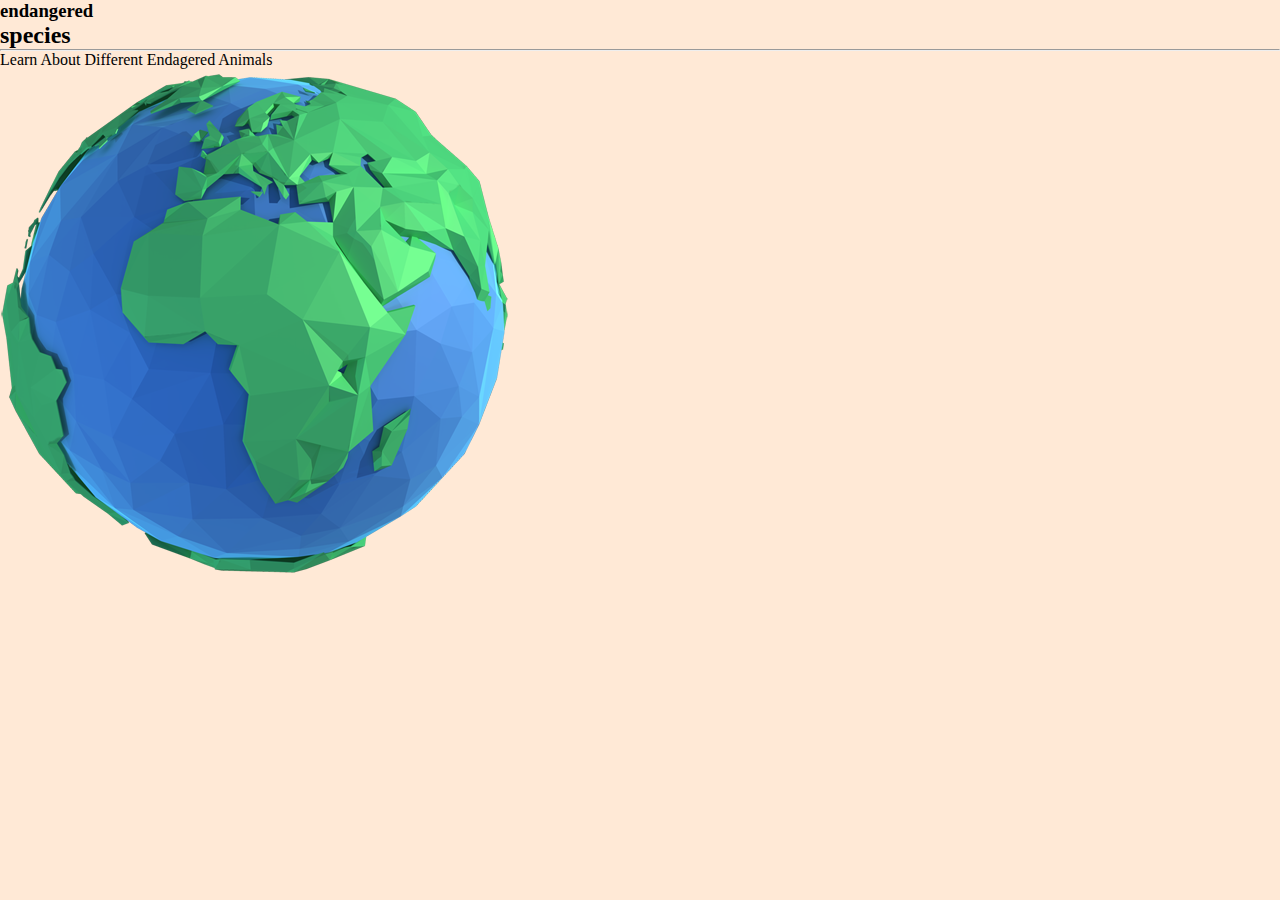
<file: index.html>
<!DOCTYPE html>
<html lang="en">

<head>
    <meta charset="UTF-8">
    <meta http-equiv="X-UA-Compatible" content="IE=edge">
    <meta name="viewport" content="width=device-width, initial-scale=1.0">
    <link rel="stylesheet" href="./assets/css/style.css">
    <title>Endangered Species | Home</title>
    <link rel="preconnect" href="https://fonts.googleapis.com">
    <link rel="preconnect" href="https://fonts.gstatic.com" crossorigin>
    <link href="https://fonts.googleapis.com/css2?family=Roboto+Condensed:wght@400;700&family=Ruluko&family=Sarala&display=swap" rel="stylesheet">
</head>

<body>
    <div class="container">
        <div class="header" onclick="location.href='./menu.html'">
            <h3>endangered</h3>
            <h2>species</h2>
            <hr>
            <p>Learn About Different Endagered Animals</p>
            <!-- <div class="button_box">
                <button>map view</button>
                <button onclick="location.href='./menu.html'">list view</button>
            </div> -->
            <img src="./assets/img/earth.png" alt="" class="earth">
        </div>
    </div>
</body>

</html>
</file>
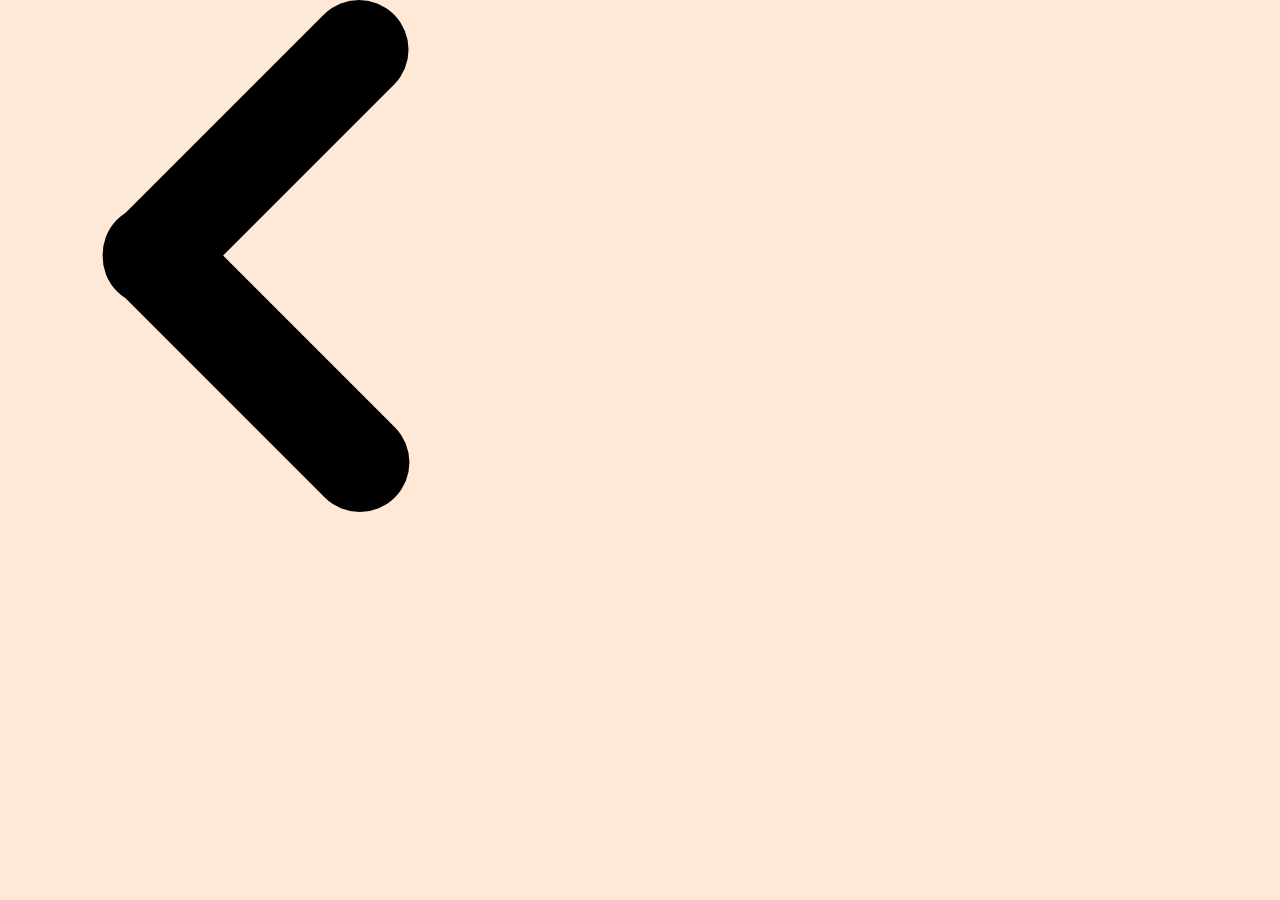
<file: details.html>
<!DOCTYPE html>
<html lang="en">

<head>
    <meta charset="UTF-8">
    <meta http-equiv="X-UA-Compatible" content="IE=edge">
    <meta name="viewport" content="width=device-width, initial-scale=1.0">
    <link rel="stylesheet" href="./assets/css/style.css">
    <script src="./assets/js/script_details.js"></script>
    <title>Endangered Species | Details</title>
    <link rel="preconnect" href="https://fonts.googleapis.com">
    <link rel="preconnect" href="https://fonts.gstatic.com" crossorigin>
    <link href="https://fonts.googleapis.com/css2?family=Roboto+Condensed:wght@400;700&family=Ruluko&family=Sarala&display=swap" rel="stylesheet">
</head>

<body>
    <div class="container">
        <nav>
            <a href="./menu.html"><img src="./assets/img/back.png" alt="" class="icon"></a>
        </nav>
        <div id="listDetails">
            <!-- output from script_details.js goes here -->
        </div>
    </div>
</body>

</html>
</file>
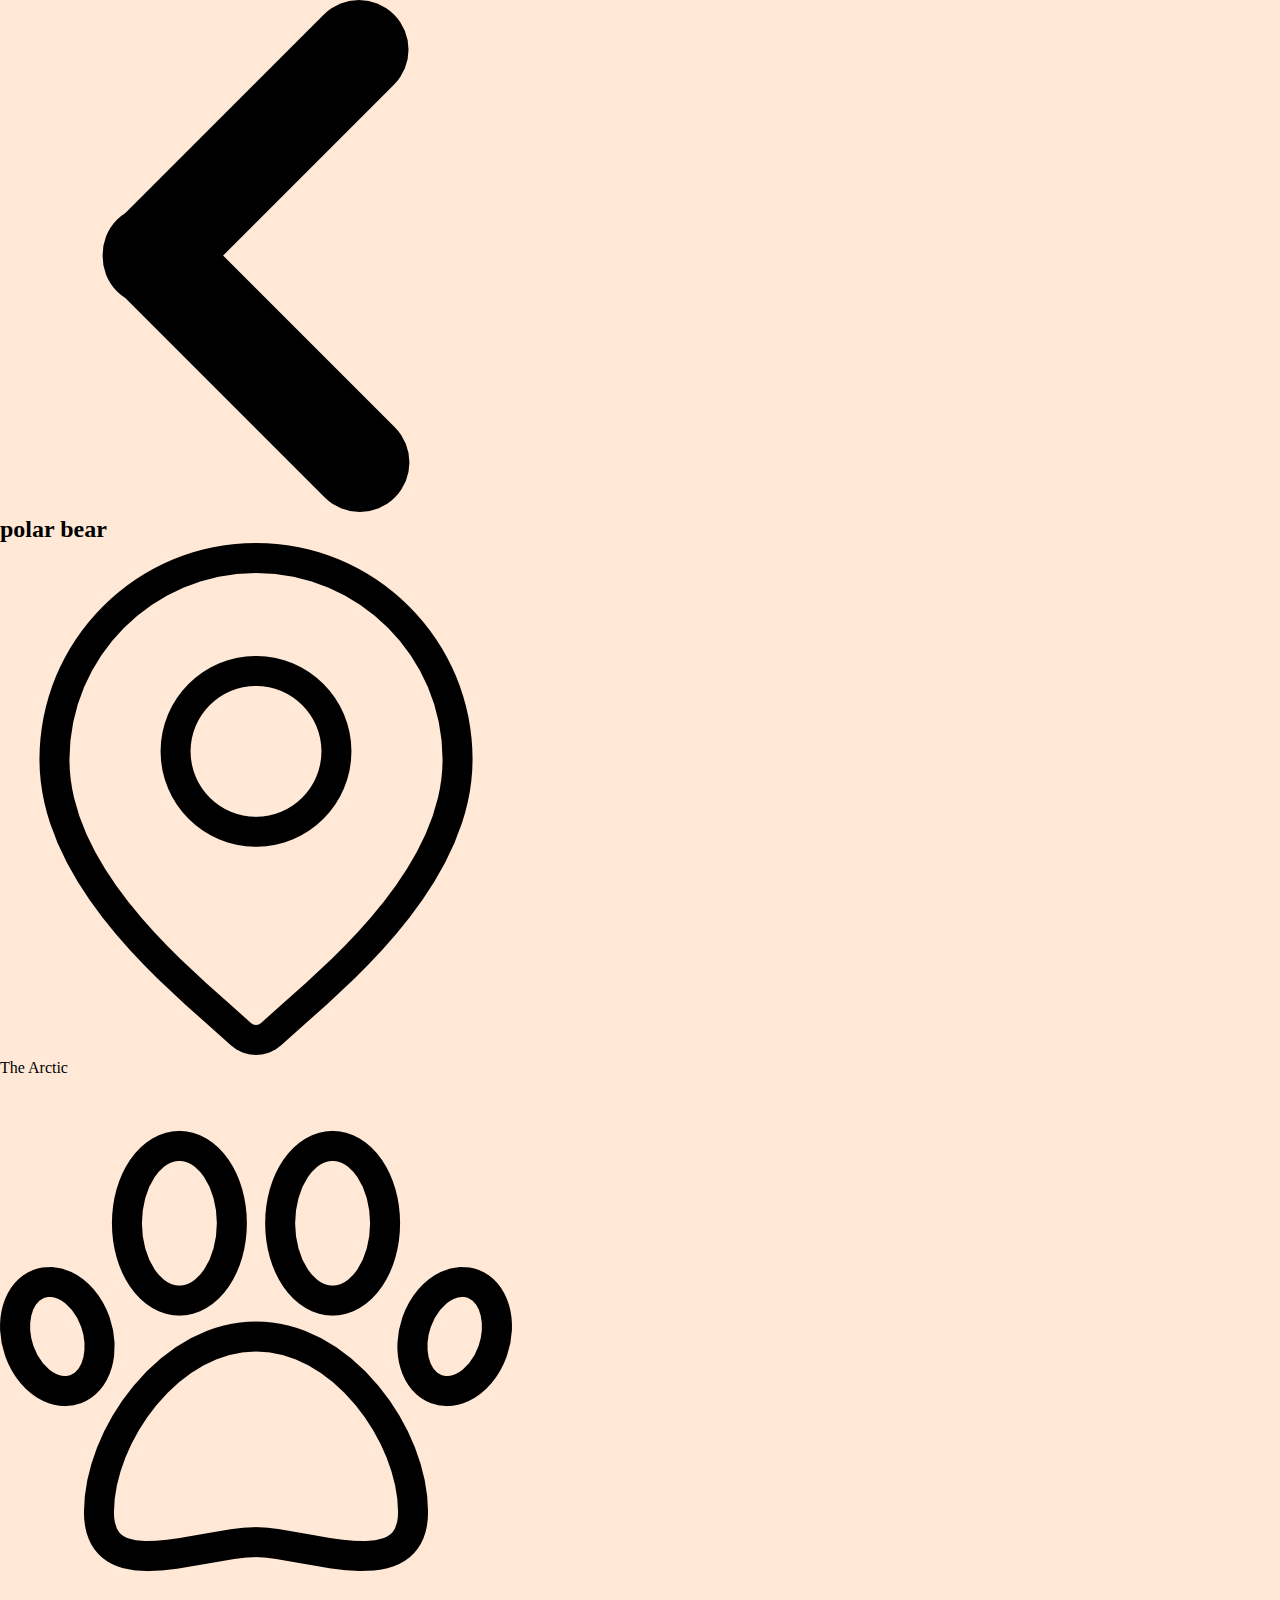
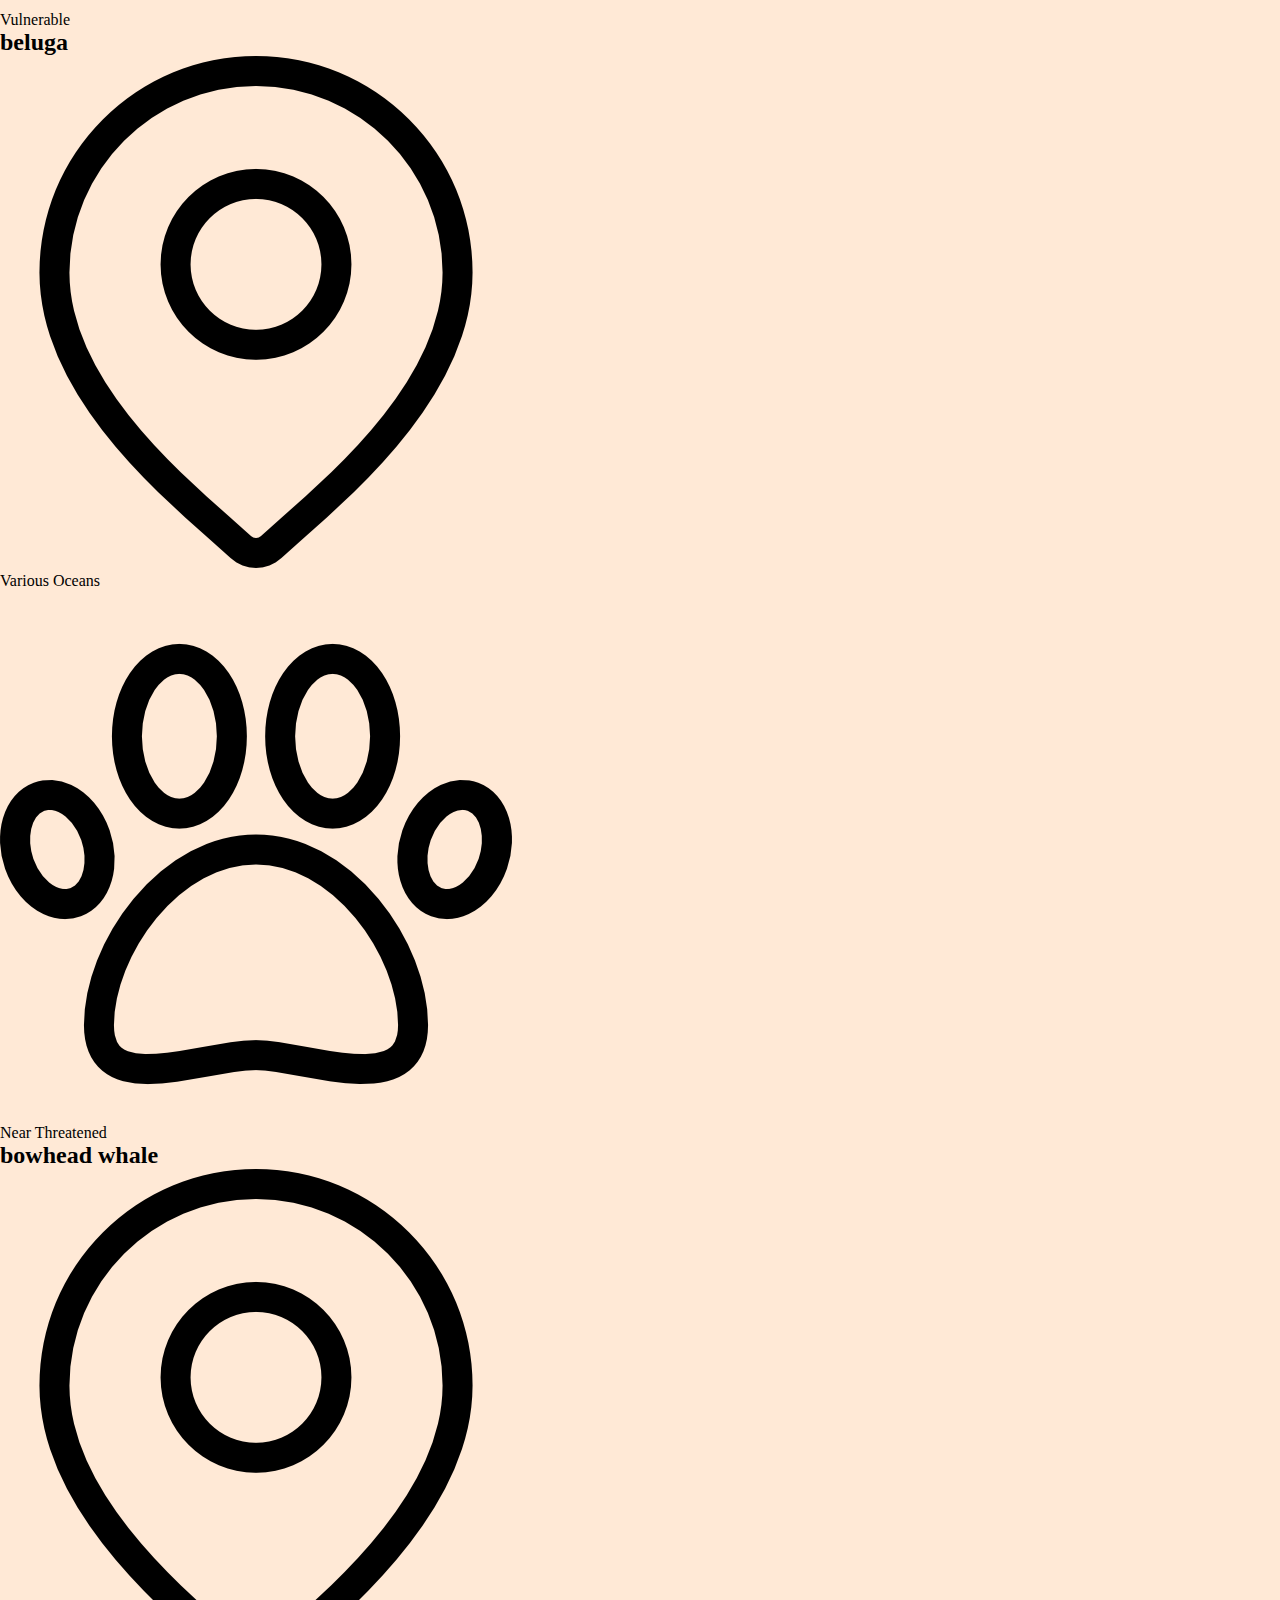
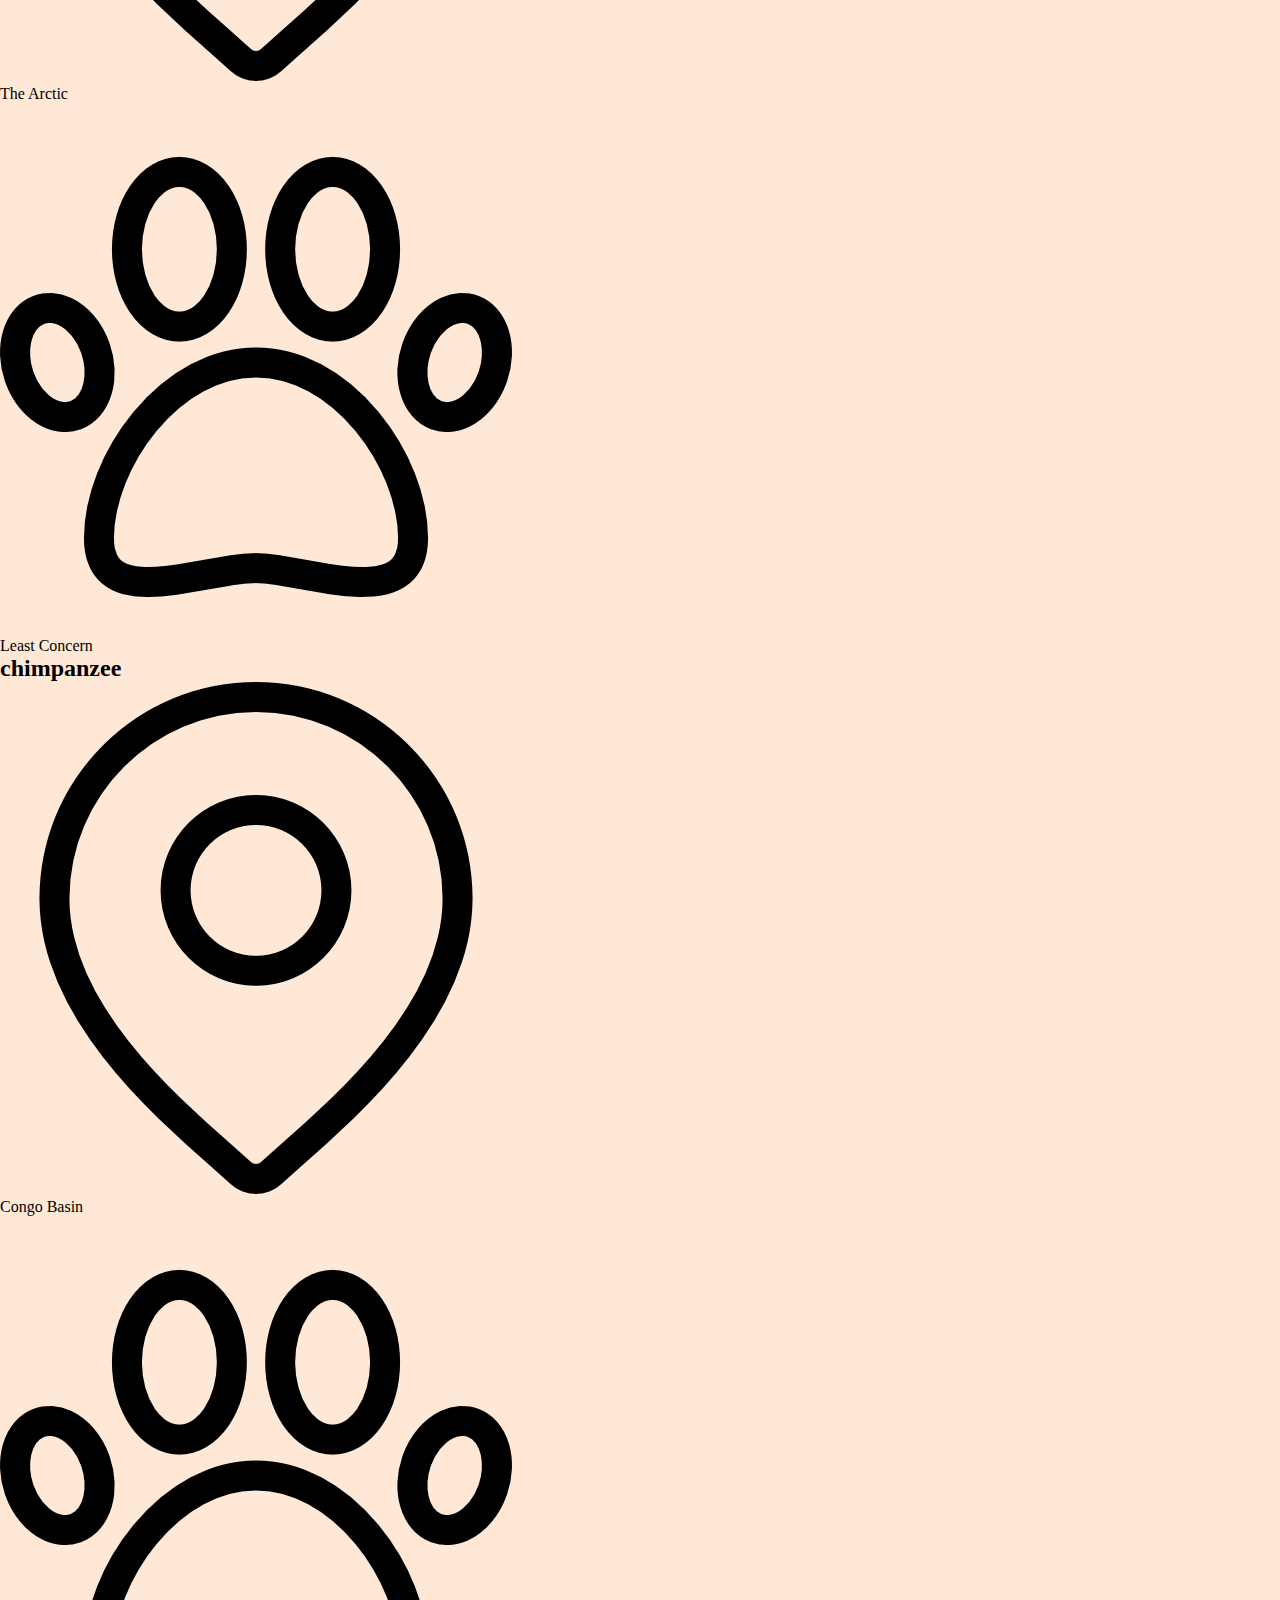
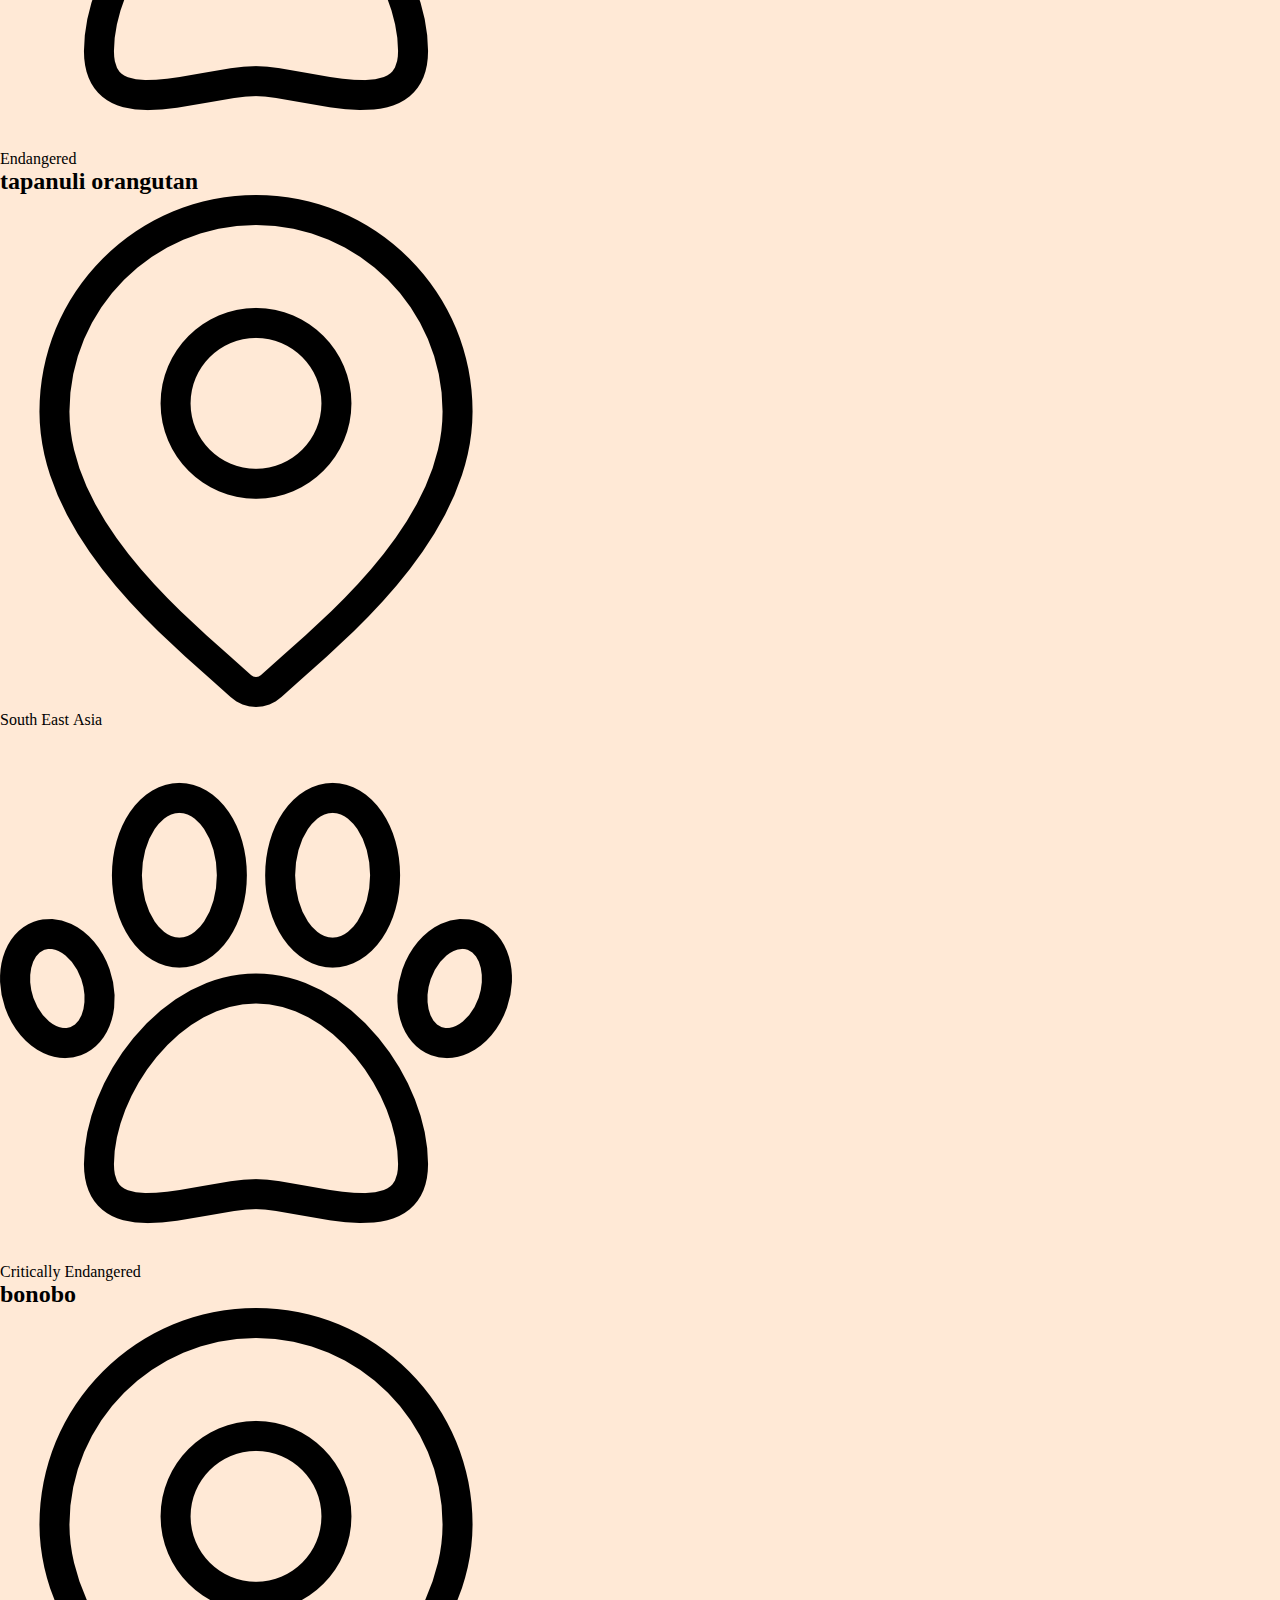
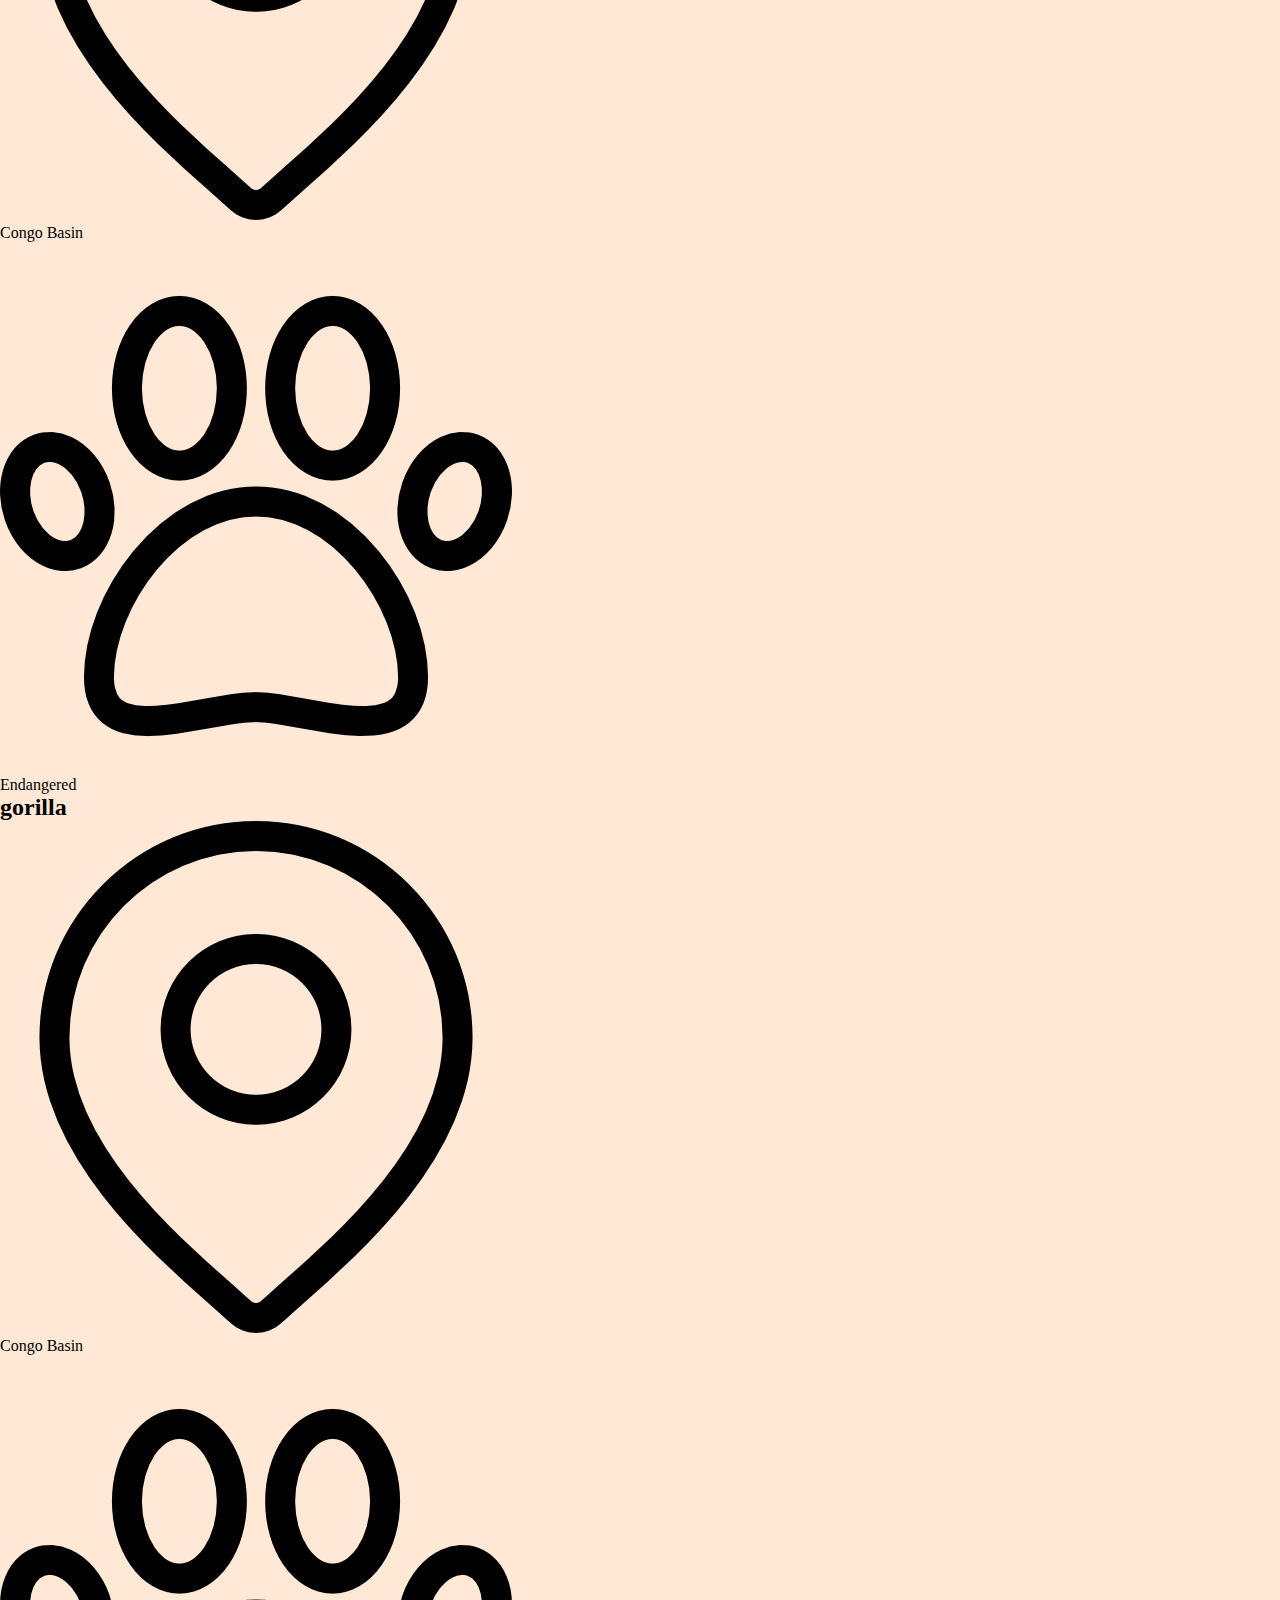
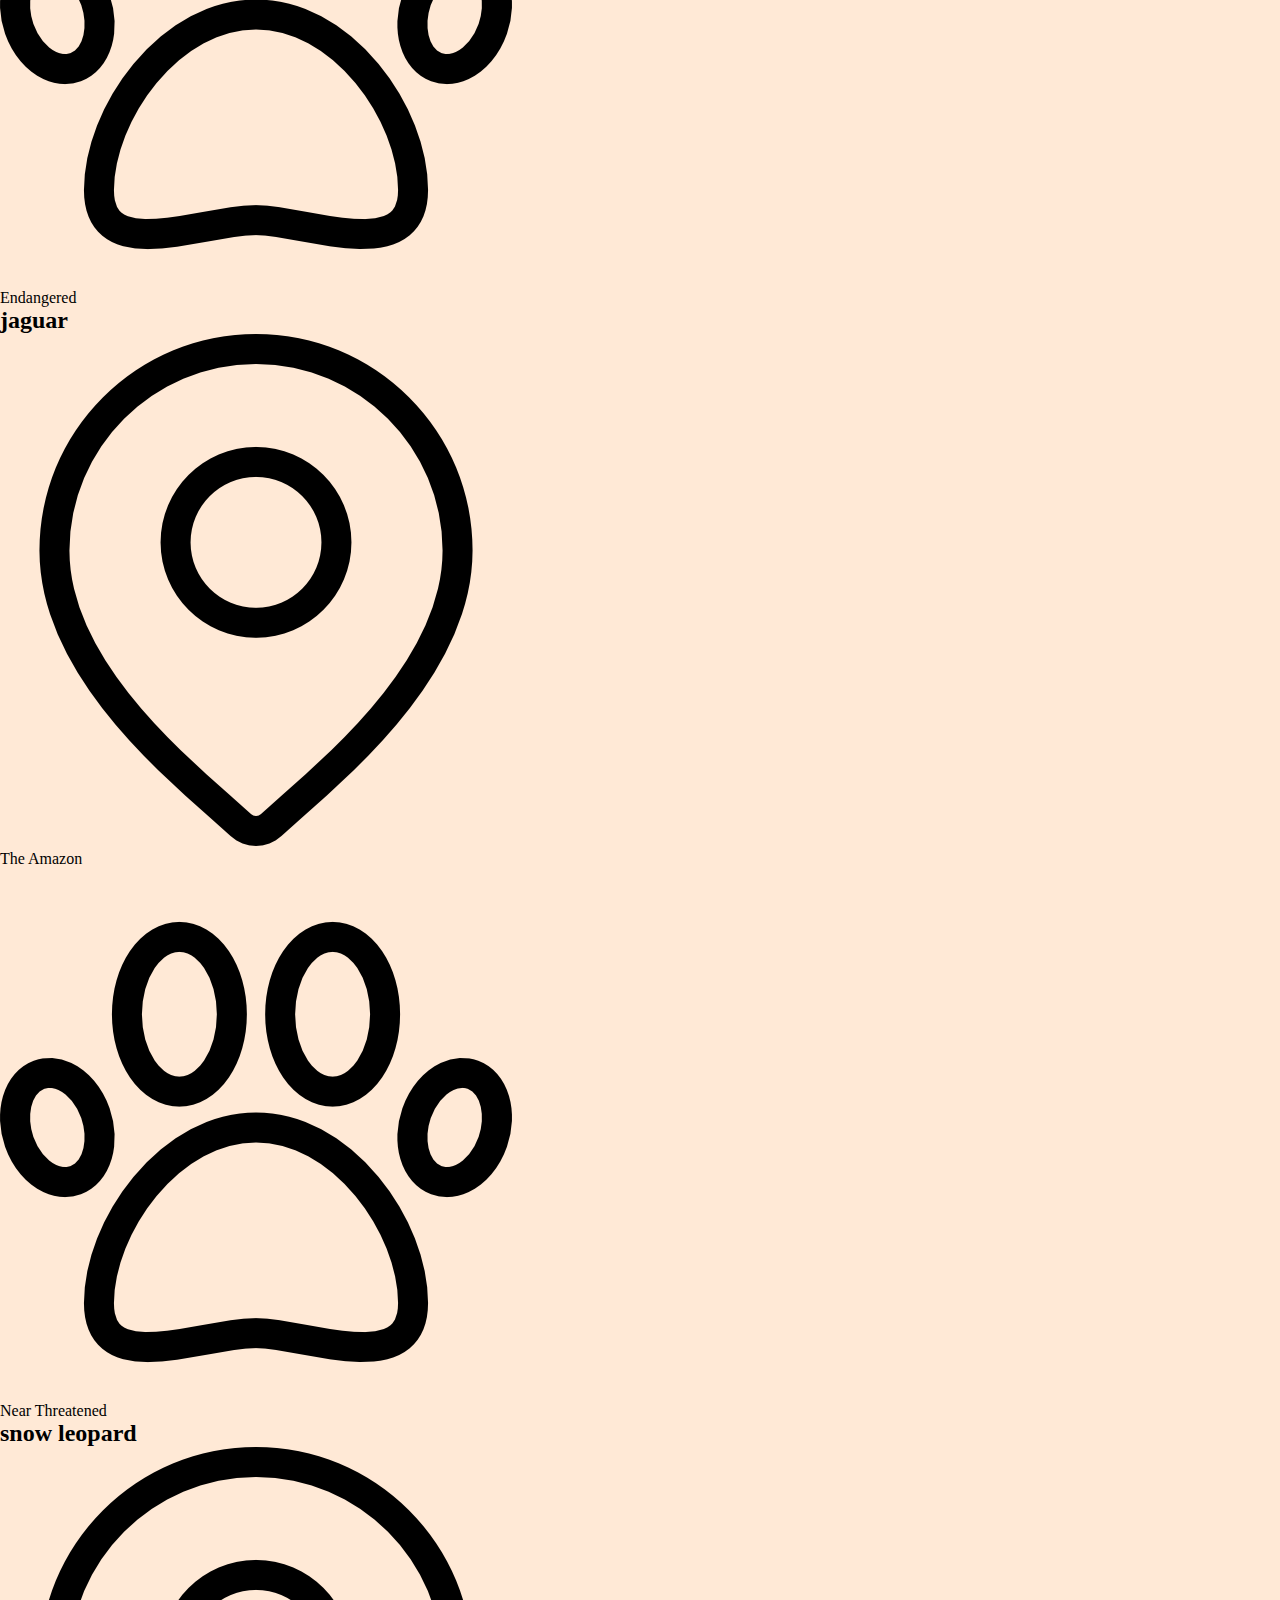
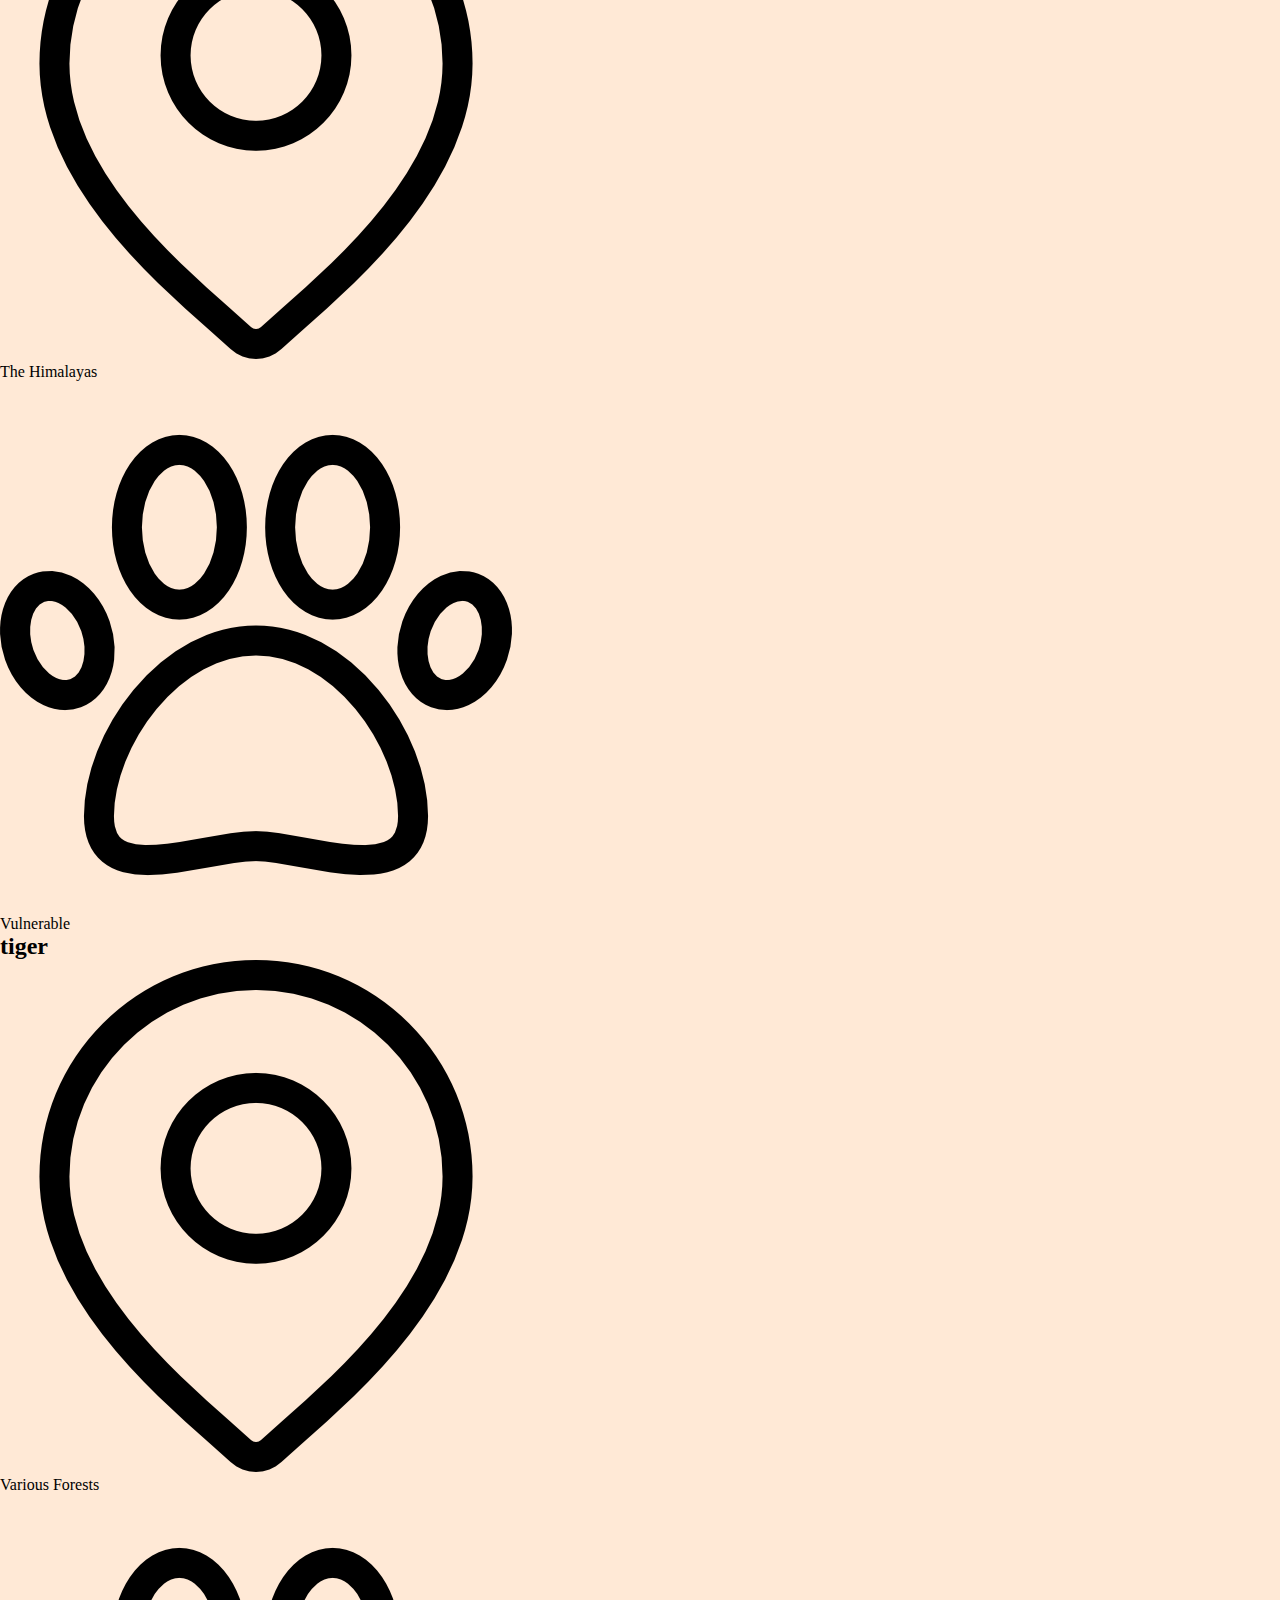
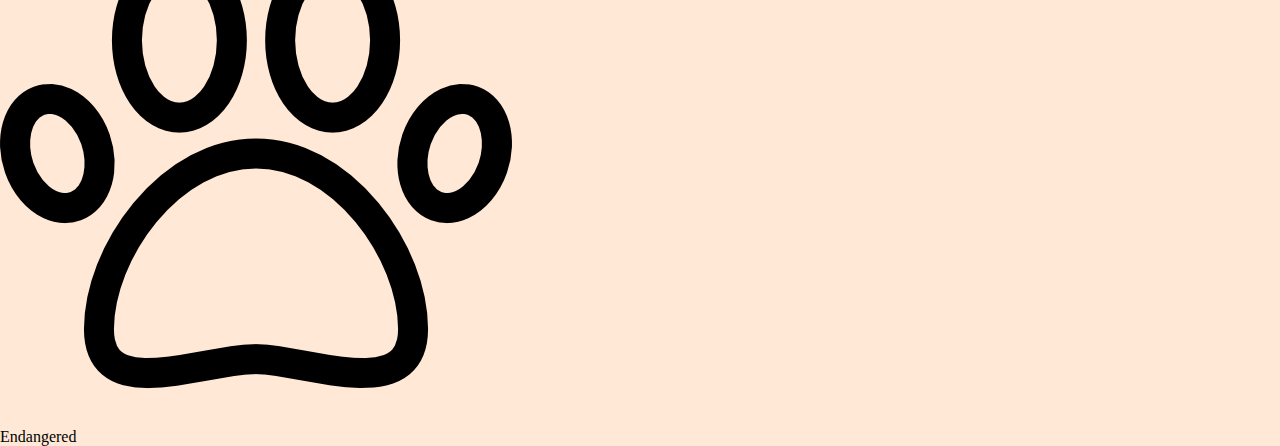
<file: menu.html>
<!DOCTYPE html>
<html lang="en">

<head>
    <meta charset="UTF-8">
    <meta http-equiv="X-UA-Compatible" content="IE=edge">
    <meta name="viewport" content="width=device-width, initial-scale=1.0">
    <link rel="stylesheet" href="./assets/css/style.css">
    <script src="./assets/js/object_complete.js"></script>
    <title>Endangered Species | Menu</title>
    <link rel="preconnect" href="https://fonts.googleapis.com">
    <link rel="preconnect" href="https://fonts.gstatic.com" crossorigin>
    <link href="https://fonts.googleapis.com/css2?family=Roboto+Condensed:wght@400;700&family=Ruluko&family=Sarala&display=swap" rel="stylesheet">
</head>

<body>
    <div class="container">
        <nav>
            <a href="./index.html"><img src="./assets/img/back.png" alt="" class="icon"></a>
        </nav>
        <div class="card_box" id="listMenu">
            <!-- output from object_complete.js goes here -->
        </div>
    </div>
</body>

</html>
</file>
<file: assets/css/style.css>
:root {
    --beige: #FFE9D6;
    --blue: #A7D0CD;
    --purple: #7B6079;
    --orange: #DE8971;
    --darkgrey: #2B2B2B;
    --red: #922438;
}

* {
    background-color: var(--beige);
    margin: 0;
}

a {
    text-decoration: none;
}


/* mobile media query */

@media only screen and (max-width:450px) {
    /* 
          _       _           _ 
      __ _| | ___ | |__   __ _| |
     / _` | |/ _ \| '_ \ / _` | |
    | (_| | | (_) | |_) | (_| | |
     \__, |_|\___/|_.__/ \__,_|_|
     |___/                       */
    .container {
        height: 100%;
        overflow: hidden;
    }
    p {
        font-family: 'Sarala', sans-serif;
    }
    /* 
     _           _           
    (_)_ __   __| | _____  __
    | | '_ \ / _` |/ _ \ \/ /
    | | | | | (_| |  __/>  < 
    |_|_| |_|\__,_|\___/_/\_\
                          */
    .header {
        display: flex;
        flex-direction: column;
        align-items: center;
        justify-content: center;
        margin-top: 40%;
    }
    .header h2,
    .header h3,
    .button_box button {
        text-transform: uppercase;
        font-family: 'Roboto Condensed', sans-serif;
        font-weight: bold;
    }
    .header h2,
    .header h3 {
        color: var(--purple);
    }
    .header h3 {
        font-size: 1.5em;
        letter-spacing: 2px;
    }
    .header h2 {
        font-size: 3em;
        letter-spacing: 6px;
    }
    hr {
        width: 80%;
        margin-bottom: 5px;
        border: 1px solid black;
    }
    .button_box {
        margin: 20px;
    }
    .button_box button {
        border: 1px solid black;
        border-radius: 20px;
        padding: 2px 15px;
        margin: 0 10px;
    }
    .button_box button {
        background-color: var(--purple);
        color: var(--beige);
    }
    .earth {
        margin-top: 50px;
    }
    #listMenu {
        margin-bottom: 5em;
    }
    /* 
     _ __ ___   ___ _ __  _   _ 
    | '_ ` _ \ / _ \ '_ \| | | |
    | | | | | |  __/ | | | |_| |
    |_| |_| |_|\___|_| |_|\__,_|
                                    */
    nav {
        margin: 2.5em 0 3em 1em;
    }
    .card {
        position: relative;
    }
    .text {
        border: 1px solid black;
        border-radius: 10px;
        padding: 3em;
        margin: 2em;
        position: relative;
        text-align: center;
    }
    .text h2 {
        font-family: 'Roboto Condensed', sans-serif;
        color: var(--purple);
        text-transform: uppercase;
        font-size: 2em;
        letter-spacing: 2px;
    }
    .icon {
        /* icons */
        height: 12px;
        width: 12px;
        display: inline;
        border-radius: 5px;
    }
    .card .text p {
        /* icon text */
        display: inline;
    }
    .animal_pic {
        background-position: center;
        background-attachment: fixed;
        background-repeat: no-repeat;
    }
    /* 
         _      _        _ _     
      __| | ___| |_ __ _(_) |___ 
     / _` |/ _ \ __/ _` | | / __|
    | (_| |  __/ || (_| | | \__ \
     \__,_|\___|\__\__,_|_|_|___/
                              */
    .details_header {
        text-transform: uppercase;
        font-weight: bold;
        text-align: center;
        font-family: 'Roboto Condensed', sans-serif;
    }
    .details_header h2 {
        font-size: 4em;
        line-height: 60px;
        color: var(--purple);
        -webkit-text-stroke-width: 1px;
        -webkit-text-stroke-color: var(--darkgrey);
        letter-spacing: 2px;
    }
    .details_box {
        display: flex;
        flex-direction: column;
        margin: 10px;
        padding: 10px;
    }
    .details_card .box {
        border: 1px solid black;
        /* box-shadow: 0 3px 10px rgb(0 0 0 / 0.3); */
        border-radius: 10px;
        height: 100px;
        padding: 30px;
        text-align: center;
        display: flex;
        flex-direction: column;
        align-items: center;
        justify-content: center;
    }
    .pair {
        line-height: 20px;
        text-align: center;
    }
    .pair .title {
        font-size: 0.9em;
        color: var(--orange);
        font-weight: bold;
        text-transform: uppercase;
    }
    .pair .details {
        font-size: 1.4em;
    }
    .pic {
        height: 300px !important;
        background-repeat: no-repeat;
        background-position: center;
        background-position: top;
    }
    #listDetails {
        margin-bottom: 5em;
    }
}
</file>
